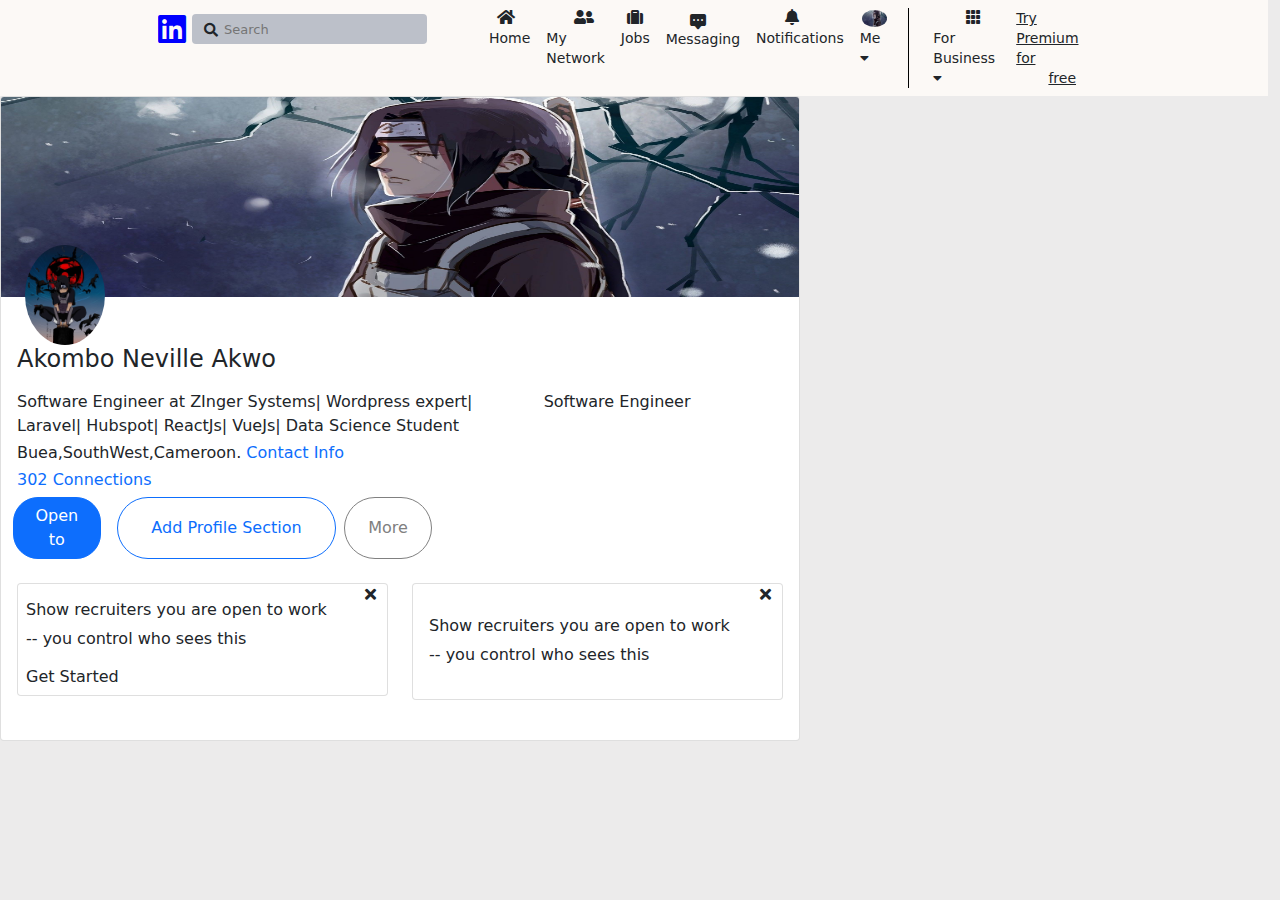
<file: index.html>
<!DOCTYPE html>
<html lang="en">
<head>
    <meta charset="UTF-8">
    <meta name="viewport" content="width=device-width, initial-scale=1.0">
    <title>Bootstrap demo</title>
    <link rel="stylesheet" href="./assets/fonts/css/all.css">
    <link rel="stylesheet" href="./assets/bootstrap/bootstrap-icons-1.10.5/font/bootstrap-icons.css">
    <link rel="stylesheet" href="./assets/bootstrap/css/bootstrap.min.css">
    <link rel="stylesheet" href="./assets/css/index.css">
</head>
<body>
    <!-- Navbar starts here -->
        <div class="row px-1 py-2 d-flex justify-content-center bg-white-smoke" style="width: 100%;">
            <div class="col-3">
                <div class="d-flex align-middle">
                    <i class="fab fa-linkedin fa-lg" style="color: blue; transform: scale(1.5); margin-top: .67em; margin-right: 6px;"></i> 
                    <div class="s-box mx-1">
                        <input type="search" class="" placeholder="Search">
                    <i class="fas fa-search fa-sm s-icon"></i>
                    </div>              
                    
                </div>
            </div>
            <div class="col-6">
                <div class="row">
                    <div class="d-flex" style="margin-right: 1em;">
                        <div class="d-block px-2" style="line-height: 20px;">
                            <p  style="margin-bottom: 0;">
                            <i class="fas fa-home" style="margin-left: .5em;"></i>
                            </p>
                            <p style="margin-bottom: 0; font-size: 14px;">Home</p>
                        </div>
                        <div class="d-block px-2" style="line-height: 20px;">
                            <p  style="margin-bottom: 0;">
                            <i class="fas fa-user-friends" style="margin-left: 1.7em;"></i>
                            </p>
                            <p style="margin-bottom: 0; font-size: 14px;">My Network</p>
                        </div>
                        <div class="d-block px-2" style="line-height: 20px;">
                            <p  style="margin-bottom: 0;">
                            <i class="fas fa-suitcase" style="margin-left: .38em;"></i>
                            </p>
                            <p style="margin-bottom: 0; font-size: 14px;">Jobs</p>
                        </div>
                        <div class="d-block px-2" style="line-height: 16px;     padding-top: 6px;">
                            <p  style="margin-bottom: 0;">
                            <i class="bi bi-chat-square-dots-fill" style="margin-left: 1.5em;"></i>
                            </p>
                            <p style="margin-bottom: 0; font-size: 14px;">Messaging</p>
                        </div>
                        <div class="d-block px-2" style="line-height: 20px;">
                            <p  style="margin-bottom: 0;">
                            <i class="fas fa-bell" style="margin-left: 1.8em;"></i>
                            </p>
                            <p style="margin-bottom: 0; font-size: 14px;">Notifications</p>
                        </div>
                        <div class="d-block px-2" style="line-height: 20px;">
                            <p  style="margin-bottom: 0;">
                            <img src="./assets/images/5870549.jpg" class="rounded-circle" alt="" width="25px" height="17px" style="margin-left: 2px;">
                            </p>
                            <p style="margin-bottom: 0; font-size: 14px;">Me <i
                                class="fas fa-caret-down"></i></p>
                        </div>
                    <!-- </div>
                    <div class="d-flex" style="border-left: 1px solid black; padding-left: 1em;"> -->
                        <div class="d-block " style="line-height: 20px; margin-left: .85em; border-left: 1px solid black; padding-left: 1.5em;
                        padding-right: 0.75em;">
                            <p  style="margin-bottom: 0;">
                            <i class="bi bi-grid-3x3-gap-fill" style="margin-left: 2em;"></i>
                            </p>
                            <p style="margin-bottom: 0; font-size: 14px;">For Business <i class="fas fa-caret-down"></i></p>
                        </div>
                        <div class="d-block px-2" style="line-height: 20px;">
                            <p  style="margin-bottom: 0; font-size: 14px; text-decoration: underline;">
                                Try Premium for
                            </p>
                            <p style="margin-bottom: 0; font-size: 14px; margin-left: 2.3em; text-decoration: underline;">free</p>
                        </div>
                    </div>
                </div>
                
            </div>
        </div>
        <!-- Navbar ends here -->
        <div class="col-3">
            <div class="card position-relative" style="width: 50rem;">  
                <img class="card-img-top w-100" src="./assets/images/5870549.jpg" alt="Card image cap"  height="200em">  
                <img src="./assets/images/HD-wallpaper-itachi-uchiha-kakashi-madara-mangekyo-sharingan-minato-sharingan.jpg" class="rounded-circle position-absolute" alt="" width="80px" style="top: 23%; left: 3%;">  
    
    
                <div class="card-body py-0" style="margin-top: 3em;">  
                    <h4 class="card-title">Akombo Neville Akwo</h4>    
                    <p class="card-text">
                        
                        <div class="row">
                            <div class="col-8">
                                Software Engineer at ZInger Systems| Wordpress expert| Laravel| Hubspot| ReactJs| VueJs| Data Science Student
                                <h6 style="font-weight: lighter; margin-top: 5px;">Buea,SouthWest,Cameroon. <span class="text-primary" style="font-weight: bolder;">Contact Info</span></h6>
                                <h6 class="text-primary">302 Connections</h6>
                                <div class="row">
                                    <button class="btn btn-primary col-2 mx-2" style=" border-top-left-radius: 25px; border-top-right-radius: 25px; border-bottom-left-radius: 25px; border-bottom-right-radius: 25px;">Open to</button>
                                    <button class="btn btn-primary col-5 mx-2 text-primary" style="border-radius: 50px; background-color: transparent; ">Add Profile Section</button>
                                    <button class="btn btn-light col-2 pmx-2" style="border-radius: 50px; border-color: gray; color: gray; background-color: transparent;">More</button>
                                </div>
                            </div>
                            <div class="col-4">
                                Software Engineer
                            </div>
                        </div>
                        <div class="row" style="margin-bottom: 0;">
                            <div class="col-6">
                                <div class="card my-4" >
                                    <i class="fas fa-times position-absolute" style="right: 3%; top: 2%;"></i>   
                                    <div class="card-body py-0 px-2">    
                                            
                                        <p class="card-text"><h6>Show recruiters you are open to work</h6> -- you control who sees this</p>    
                                        <h6>Get Started</h6>
                                         
                                    </div> 
                                </div>
                            </div>
                            <div class="col-6">
                                <div class="card my-4">  
                                    <i class="fas fa-times position-absolute" style="right: 3%; top: 2%;"></i>  
                                    <div class="card-body">        
                                        <p class="card-text"><h6>Show recruiters you are open to work</h6> -- you control who sees this</p>       
                                    </div> 
                                </div>
                            </div>
                        </div>
                    </p>      
            </div> 
        </div>
        </div>
       
       
    
    <script src="./assets/bootstrap/js/bootstrap.bundle.min.js"></script>
</body>
</html>
</file>
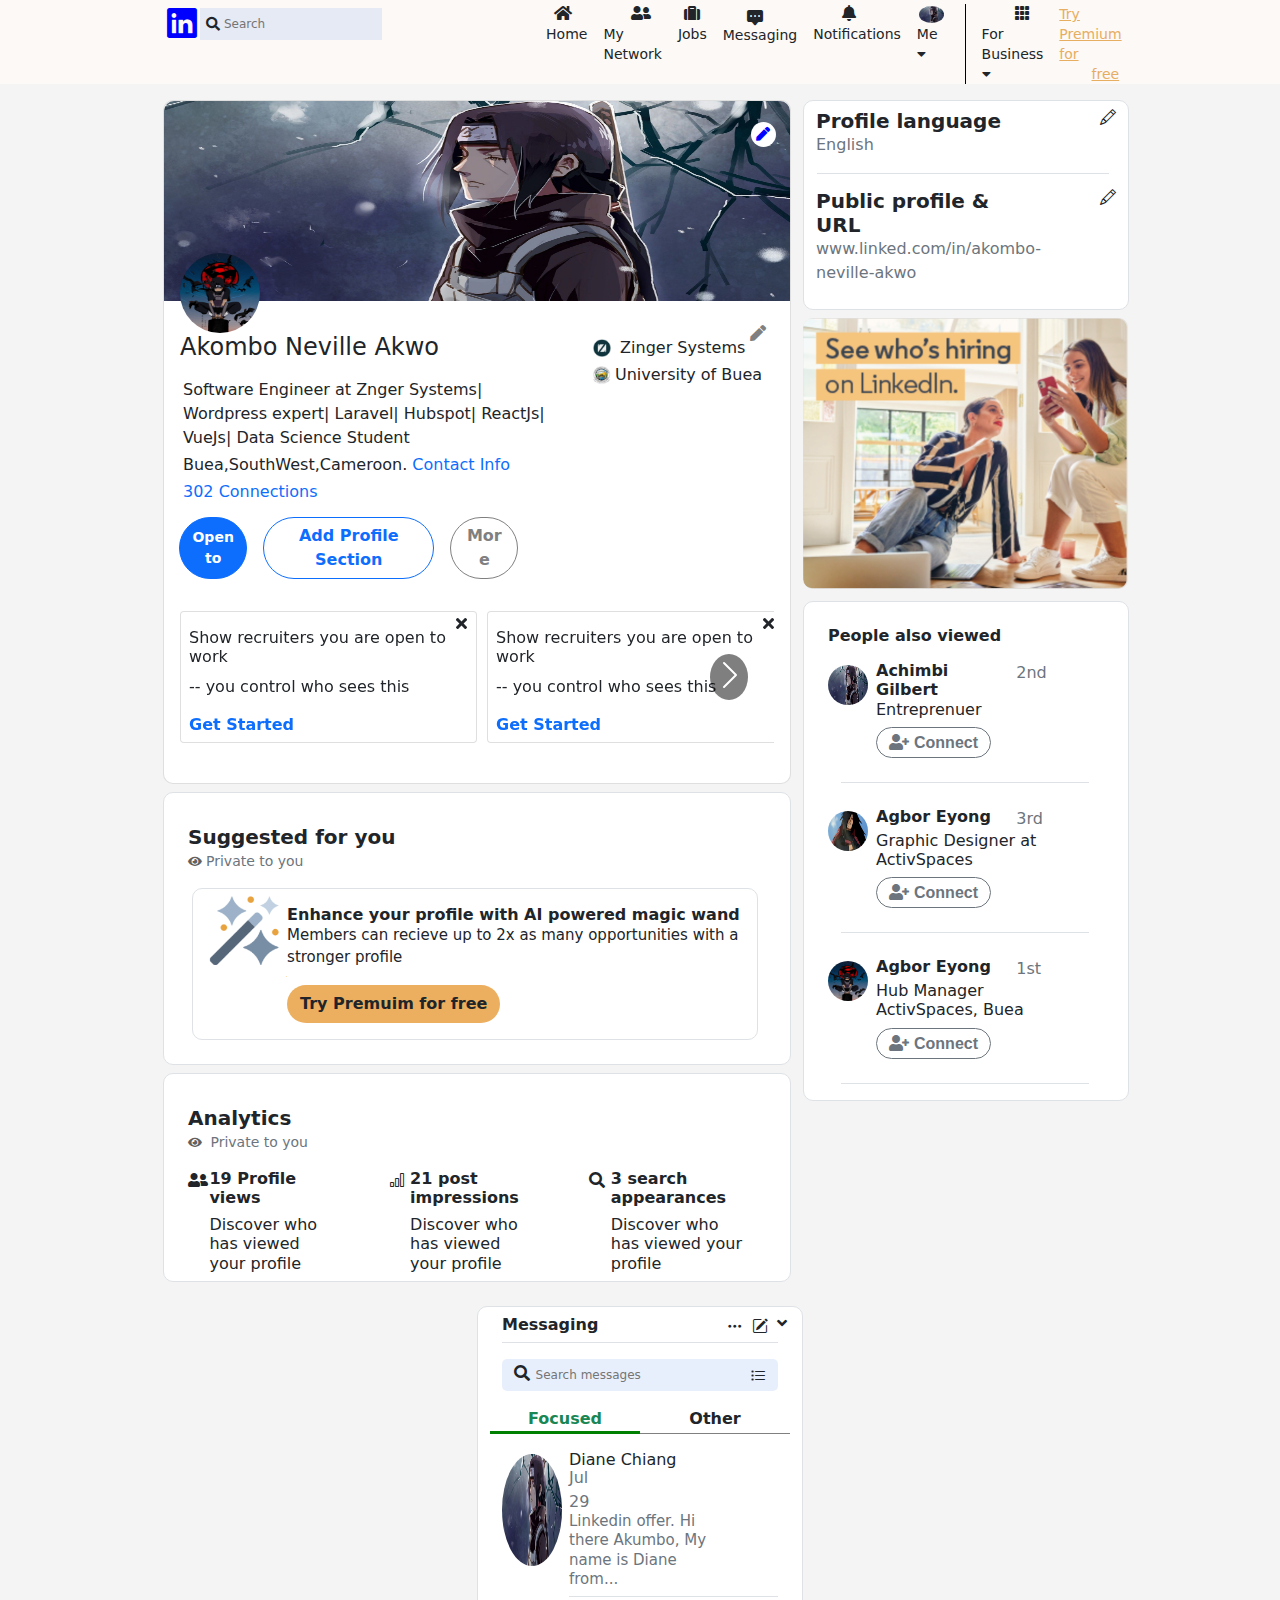
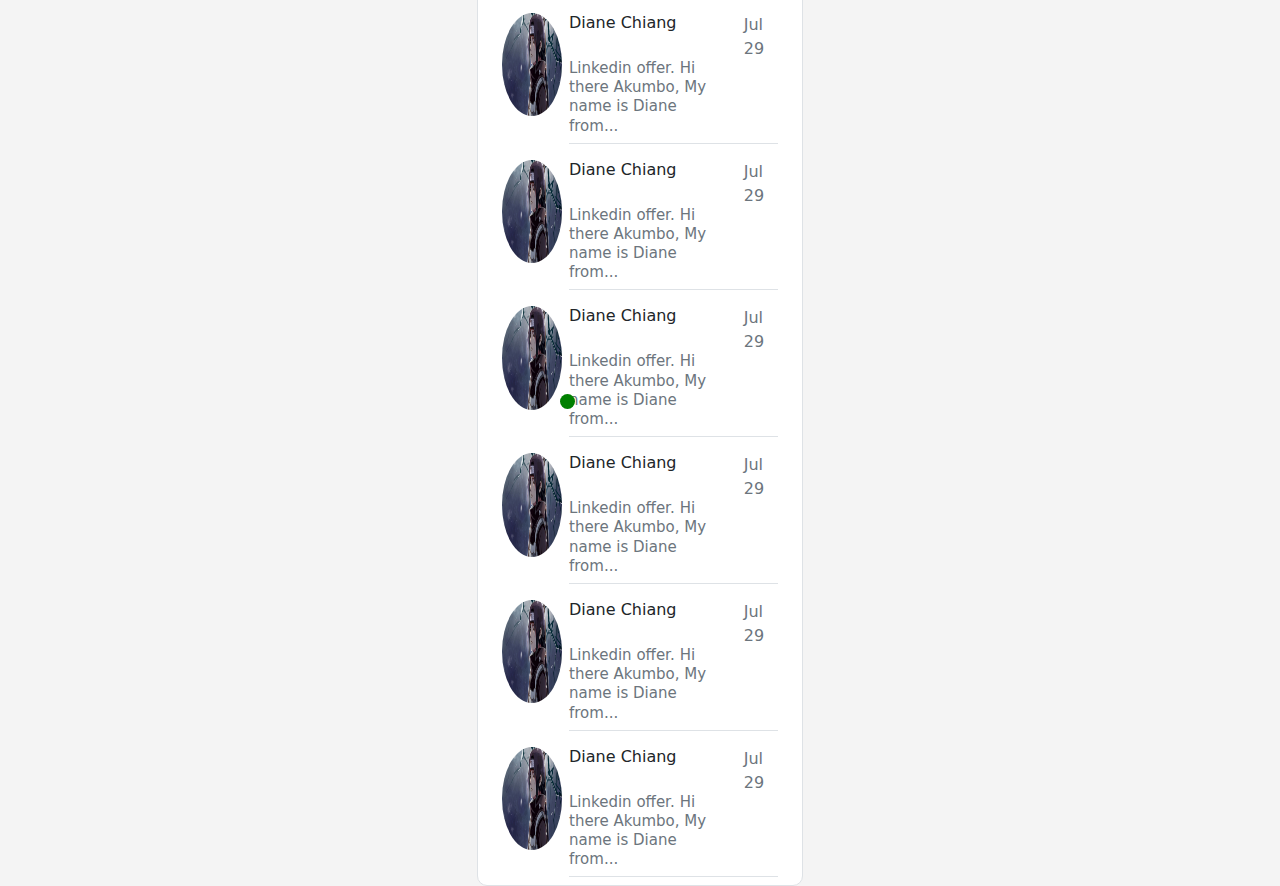
<file: test.html>
<!DOCTYPE html>
<html lang="en">
<head>
    <meta charset="UTF-8">
    <meta name="viewport" content="width=device-width, initial-scale=1.0">
    <title>Test</title>
    <link rel="stylesheet" href="./assets/bootstrap/css/bootstrap.min.css">
    <link rel="stylesheet" href="./assets/fonts/css/all.css">
    <link rel="stylesheet" href="./assets/bootstrap/bootstrap-icons-1.10.5/font/bootstrap-icons.css">
    <link rel="stylesheet" href="./assets/css/index2.css">
</head>
<body>
    <header >
        <div class="row justify-content-lg-center bg-white-smoke" >
            <!--style="width: 100vw;
            margin-left: 0;" -- this styling was for removing horizontal scroll bar but am going to remove from above div and use  overflow-x in the css instead  -->
                <div class="col-sm-9 col mx-md-4 px-md-4 px-lg-3 px-4">
                    <div class="row">
                        <div class="col-lg-3 col" style="padding-top: 8px;padding-bottom: 8px; ">
                            <div class="row px-1 justify-content-between">
                                <div class="col-sm-12 col-9 d-flex">
                                    <i class="bi bi-linkedin fa-lg" style="color: blue; transform: scale(1.4); margin-top: 6px;"></i> 
                                <!-- </div>
                                <div class="col-6"> -->
                                    <div class="position-relative" style="width: 90%; margin-left: 8px;">
                                        <input type="search" class="px-4 "  placeholder="Search" style="width: 100%;height: 32px; font-size: 12px; border: none;">
                                        <i class="fas fa-search fa-sm s-icon position-absolute" style="left: 3.1%; top: 28%;"></i>
                                    </div>
                                </div>            
                                <div class="col-3 d-sm-none d-flex justify-content-end">
                                    <i class="bi bi-chat-square-dots-fill d-sm-none"></i>
                                </div>
                            </div>
                        </div>
                        <div class="col-lg-9 d-none d-lg-block pt-1" style="padding-right: 0;"> <!--Added padding right:0 here for temporal fix-->
                            <div class="row justify-content-end px-2">
                                <div class="col-10 d-flex justify-content-end" style="padding-right: 0;"> <!--Added padding right:0 here for temporal fix-->
                                    <div class="d-block px-2" style="line-height: 20px;">
                                        <p  style="margin-bottom: 0;">
                                        <i class="fas fa-home" style="margin-left: .5em;"></i>
                                        </p>
                                        <p style="margin-bottom: 0; font-size: 14px;">Home</p>
                                    </div>
                                    <div class="d-block px-2" style="line-height: 20px;">
                                        <p  style="margin-bottom: 0;">
                                        <i class="fas fa-user-friends" style="margin-left: 1.7em;"></i>
                                        </p>
                                        <p style="margin-bottom: 0; font-size: 14px;">My Network</p>
                                    </div>
                                    <div class="d-block px-2" style="line-height: 20px;">
                                        <p  style="margin-bottom: 0;">
                                        <i class="fas fa-suitcase" style="margin-left: .38em;"></i>
                                        </p>
                                        <p style="margin-bottom: 0; font-size: 14px;">Jobs</p>
                                    </div>
                                    <div class="d-block px-2" style="line-height: 16px;     padding-top: 6px;">
                                        <p  style="margin-bottom: 0;">
                                        <i class="bi bi-chat-square-dots-fill" style="margin-left: 1.5em;"></i>
                                        </p>
                                        <p style="margin-bottom: 0; font-size: 14px;">Messaging</p>
                                    </div>
                                    <div class="d-block px-2" style="line-height: 20px;">
                                        <p  style="margin-bottom: 0;">
                                        <i class="fas fa-bell" style="margin-left: 1.8em;"></i>
                                        </p>
                                        <p style="margin-bottom: 0; font-size: 14px;">Notifications</p>
                                    </div>
                                    <div class="d-block px-2" style="line-height: 20px;">
                                        <p  style="margin-bottom: 0;">
                                        <img src="./assets/images/5870549.jpg" class="rounded-circle" alt="" width="25px" height="17px" style="margin-left: 2px;">
                                        </p>
                                        <p style="margin-bottom: 0; font-size: 14px;">Me <i
                                            class="fas fa-caret-down"></i></p>
                                    </div>
                                <!-- </div>
                                <div class="col-4 d-flex justify-content-end"> -->
                                    <div class="d-block " style="line-height: 20px; margin-left: .8em; border-left: 1px solid black; padding-left: 1em;
                                    padding-right: 0.75em;">
                                        <p  style="margin-bottom: 0;">
                                        <i class="bi bi-grid-3x3-gap-fill" style="margin-left: 2em;"></i>
                                        </p>
                                        <p style="margin-bottom: 0; font-size: 14px;">For Business <i class="fas fa-caret-down"></i></p>
                                    </div>
                                    <div class="d-block" style="line-height: 20px; color: rgb(231, 173, 97); padding-left: 0.25em; padding-right: 0.25em;"> <!--Removed px-2 and added inline pl of 0.25em and pr of 0-->
                                        <p  style="margin-bottom: 0; font-size: 14px; text-decoration: underline;">
                                            Try Premium for
                                        </p>
                                        <p style="margin-bottom: 0; font-size: 14px; margin-left: 2.3em; text-decoration: underline;">free</p>
                                    </div>
                                </div>
                              
        
                            </div>
                        </div>
                    </div>
                </div>
            </div>
    </header>
   
    <!-- Main content starts here -->
    
    <main class="">
        <div class="row d-flex justify-content-md-center"  > 
            <div class="col-lg-6 col-md-7 col my-3">
                <!--To add padding right 0 to div above-->
              
                    <div class="card position-relative col-md col" style="border-radius: 10px;">  
                        <img class="card-img-top " src="./assets/images/5870549.jpg" alt="Card image cap"  height="200px" style="border-top-left-radius: 10px; border-top-right-radius: 10px;">    
                        <img src="./assets/images/HD-wallpaper-itachi-uchiha-kakashi-madara-mangekyo-sharingan-minato-sharingan.jpg" class="rounded-circle position-absolute" alt="" width="80px" height="80px" style="top: 9.5em; left: 1em;">  
                        <i class="fas fa-pen fa-sm position-absolute" style="color: blue; right: 1em; top: 1.5em; padding-left: 5px; padding-top: 5px; background-color: white; background-position: center; width: 25px; height: 25px; border-radius: 50px;"></i>
                        <i class="fas fa-pen  position-absolute" style="color: gray; right: 1.5em; top: 14em;"></i>
            
                        <div class="card-body py-0" style="margin-top: 2em;">  
                            <h4 class="card-title">Akombo Neville Akwo</h4>    
                            <p class="card-text">
                                
                                <div class="row" style="padding-left: 3px;">
                                    <div class="col-md-8">
                                        Software Engineer at Znger Systems| Wordpress expert| Laravel| Hubspot| ReactJs| VueJs| Data Science Student
                                        <h6 style="font-weight: lighter; margin-top: 5px;">Buea,SouthWest,Cameroon. <span class="text-primary" style="font-weight: bolder;">Contact Info</span></h6>
                                        <h6 class="text-primary">302 Connections</h6>
                                        <div class="row ">
                                            <button class="btn btn-primary btn-sm col-lg-2 col-md-10 col-3 mx-2 my-md-2 my-sm-0 " style="border-radius: 50px; font-weight: bolder;">Open to</button>
                                            <button class="btn btn-primary col-lg-5 col-md-10 col-7 mx-2  my-md-2 my-sm-0 text-primary" style="border-radius: 50px; background-color: transparent; font-weight: bolder;">Add Profile Section</button>
                                            <button class="btn btn-light col-lg-2 col-md-10 col-4 mx-2  my-md-2 my-sm-0 my-2" style="border-radius: 50px; border-color: gray; color: gray; background-color: transparent; font-weight: bolder;">More</button>
                                        </div>
                                    </div>
                                    <div class="col-md-4 custom-ub">
                                        <h6><img src="./assets/images/zinger.png" class="img-fluid" alt="" width="22em" style="padding-right: 4px;"> Zinger Systems</h6>
                                        <h6><img src="./assets/images/ub.png" class="img-fluid" alt="" width="22em" style="padding-right: 4px;">University of Buea</h6>
                                    </div>
                                </div>
                                <div class="row" style="margin-bottom: 0;">
                                    <div class="col">
                                        <div id="carouselExampleCaptions" class="carousel slide" >
                                            <div class="carousel-inner">
                                              <div class="carousel-item active d-flex">
                                               <div class="card my-4 col-lg-6 col"  style="margin-right: 10px;">
                                                  <i class="fas fa-times position-absolute" style="right: 3%; top: 2%;"></i>   
                                                  <div class="card-body py-0 px-2">    
                                                          
                                                      <p class="card-text"><h6>Show recruiters you are open to work</h6> -- you control who sees this</p>    
                                                      <h6 class="text-primary" style="font-weight: bold;">Get Started</h6>
                                                       
                                                  </div> 
                                              </div>
                                              <div class="card my-4 col-6 d-none d-lg-block" >
                                                <i class="fas fa-times position-absolute" style="right: 3%; top: 2%;"></i>   
                                                <div class="card-body py-0 px-2">    
                                                        
                                                    <p class="card-text"><h6>Show recruiters you are open to work</h6> -- you control who sees this</p>    
                                                    <h6 class="text-primary" style="font-weight: bold;">Get Started</h6>
                                                     
                                                </div> 
                                            </div>
                                              </div>
                                              <div class="carousel-item" style="border-radius: 40px;">
                                                  <div class="card my-4" >
                                                      <i class="fas fa-times position-absolute" style="right: 3%; top: 2%;"></i>   
                                                      <div class="card-body py-0 px-2">    
                                                              
                                                          <p class="card-text d-flex"><span class="h6"> Show recruiters you are open to work </span> -- you control who sees this</p>    
                                                          <h6 class="text-primary" style="font-weight: bold;">Get Started</h6>
                                                           
                                                      </div> 
                                                  </div>
                                              </div>
                                            </div>
                                            <button class="carousel-control-next" type="button" data-bs-target="#carouselExampleCaptions" data-bs-slide="next">
                                              <div style="background-color: black; border-radius: 50%; padding: 2px;"><span class="carousel-control-next-icon" aria-hidden="true" style="    margin-top: 3px;margin-left: 2px;" ></span></div>
                                      
                                              <span class="visually-hidden">Next</span>
                                            </button>
                                          </div>
                                    </div>
                                    <!-- <div class="col-6">
                                        <div class="card my-4" >
                                            <i class="fas fa-times position-absolute" style="right: 3%; top: 2%;"></i>   
                                            <div class="card-body py-0 px-2">    
                                                    
                                                <p class="card-text"><h6>Show recruiters you are open to work</h6> -- you control who sees this</p>    
                                                <h6>Get Started</h6>
                                                 
                                            </div> 
                                        </div>
                                    </div>
                                    <div class="col-6">
                                        <div class="card my-4">  
                                            <i class="fas fa-times position-absolute" style="right: 3%; top: 2%;"></i>  
                                            <div class="card-body">        
                                                <p class="card-text"><h6>Show recruiters you are open to work</h6> -- you control who sees this</p>       
                                            </div> 
                                        </div>
                                    </div> -->
                                </div>
                            </p>      
                    </div> 
                    </div>
                    <div class="col border bg-white my-2 px-4" style="border-radius: 10px; padding-top: 2em; padding-bottom: 1.5em;">
                        <h5 style="font-weight: bold; margin-bottom: .1em;">Suggested for you</h5>
                        <p class="text-muted" style="font-size: 14px;">
                            <span class="fas fa-eye fa-sm" style="color: rgb(97, 97, 97); padding-right: 4px;"></span>Private to you</p>
                        <div class="row border mx-1" style="width: 98%; border-radius: 10px;">
                            <div class="col-2" style="padding-right: 0;">
                                <img src="./assets/images/wand.png" class="img-fluid" alt="">
                                
                            </div>    
                            <div class="card-body col-8" style="padding-left: 0;">    
                                <h4 class="h6 " style="font-weight: bold; margin-bottom: 0;">Enhance your profile with AI powered magic wand</h4>    
                                <p style="font-size: 15px; margin-top: 0;">Members can recieve up to 2x as many opportunities with a stronger profile</p>     
                                <a href="#" class="btn text-dark" style="border-radius: 50px; background-color: rgb(236, 175, 96); font-weight: bold;">Try Premuim for free</a>
                            </div> 
                        </div>
                    </div>
                    <div class="col border bg-white my-2 px-4" style="border-radius: 10px; padding-top: 2em;">
                        <h5 style="font-weight: bold; margin-bottom: .1em;">Analytics</h5>
                        <p class="text-muted" style="font-size: 14px;">
                        <span class="fas fa-eye fa-sm" style="color: rgb(97, 97, 97); padding-right: 4px;"></span>
                        Private to you</p>
                        <div class="row">
                            <div class="col-sm-4 col-6">
                                <div class="row">
                                    <div class="col-sm-2 col d-block" style="padding-right: 0;">
                                        <i class="fas fa-user-friends"></i>
                                    </div>
                                    <div class="col-8" style="padding-left: 0;">
                                        <h6 style="font-weight: bold;">19 Profile views</h6>
                                        <h6>Discover who has viewed your profile</h6>
                                    </div>
                                </div>
                            </div>
                            <div class="col-sm-4 col-6">
                                <div class="row">
                                    <div class="col-2" style="padding-right: 0;">
                                        <i class="bi bi-bar-chart"></i>
                                    </div>
                                    <div class="col-8" style="padding-left: 0;">
                                        <h6 style="font-weight: bold;">21 post impressions</h6>
                                        <h6>Discover who has viewed your profile</h6>
                                    </div>
                                </div>
                            </div>
                            <div class="col-sm-4 col-11">
                                <div class="row">
                                    <div class="col-2" style="padding-right: 0;">
                                        <i class="fas fa-search"></i>
                                    </div>
                                    <div class="col-9" style="padding-left: 0;">
                                        <h6 style="font-weight: bold;">3 search appearances</h6>
                                        <h6>Discover who has viewed your profile</h6>
                                    </div>
                                </div>
                            </div>
                        </div>
                    </div>
                
            </div>
            <div class="col-lg-3 col-md-4 col my-3 justify-content-end">
            <div class="row border bg-white  py-2" style="width: unset;border-radius: 10px;">
                <div class="col d-flex">
                    <h5 class="col-8" style="font-weight: bolder; margin-bottom: 0;">Profile language</h5>
                    <i class="bi bi-pencil col-4 d-flex justify-content-end align-bottom"></i>
                </div>
                <p class="col-10 text-muted ">English</p>
                <div class="border-bottom ml-2 " style="width: 90%; margin-left: 13px;">

                </div>
                <div class="col d-flex" style="margin-top: 15px;">
                    <h5 class="col-8" style="font-weight: bolder; margin-bottom: 0;">Public profile &amp; URL </h5>
                    <i class="bi bi-pencil col-4 d-flex justify-content-end align-bottom"></i>
                </div>
                <p class="col-10 text-muted ">www.linked.com/in/akombo-neville-akwo</p>
            </div>
            <div class="row justify-content-md-start justify-content-center py-2">
                <div class="col " style="display: contents;">
                    <img src="./assets/images/linkedin.png" class="img-fluid" alt="" width="" style="border-radius: 10px;">
                </div>
            </div>
            <div class="row border bg-white my-1" style="width: unset; border-radius: 10px;">
                <div class="col px-4" style="padding-top: 1.5em; padding-left: 2em;">
                    <h6 style="font-weight: bolder;">People also viewed</h6>
                    <div class="row py-2">
                        <div class="col-3" style="padding-right: 0; width: 20%;">
                            <img src="./assets/images/5870549.jpg" class="img-fluid rounded-circle t" alt="" height="10px" style="margin-top: 0.25em;">
                        </div>
                        <div class="col-7 justify-content-between" style="padding-left: 0;">
                            <div class="row justify-content-between">
                                <span class="col-9 h6" style="font-weight: bold; margin-bottom: 0;">Achimbi Gilbert </span> <span class="col-3 text-muted"> 2nd</span>

                            </div>
                            <h6>Entreprenuer</h6>
                            <button type="button" class="btn btn-outline-secondary fas fa-user-plus " style="border-radius: 50px; font-weight: bold;"><span style="font-family: Arial, Helvetica, sans-serif; padding-left: 5px;">Connect</span></button>
                        </div>

                    </div>
                    <div class="border-bottom ml-2 my-3" style="width: 90%; margin-left: 13px; ">

                    </div>
                    <div class="row py-2">
                        <div class="col-3" style="padding-right: 0; width: 20%;">
                            <img src="./assets/images/desktop-wallpaper-uchiha-madara-high-quality-1920x1080-for-your-mobile-tablet-madara-uchiha-computer.jpg" class="img-fluid rounded-circle t" alt="" height="10px" style="margin-top: 0.25em;">
                        </div>
                        <div class="col-7 justify-content-between" style="padding-left: 0;">
                            <div class="row justify-content-between">
                                <span class="col-9 h6" style="font-weight: bold; margin-bottom: 0;">Agbor Eyong </span> <span class="col-3 text-muted"> 3rd</span>

                            </div>
                            <h6>Graphic Designer at ActivSpaces</h6>
                            <button type="button" class="btn btn-outline-secondary fas fa-user-plus " style="border-radius: 50px; font-weight: bold;"><span style="font-family: Arial, Helvetica, sans-serif; padding-left: 5px;">Connect</span></button>
                        </div>

                    </div>
                    <div class="border-bottom ml-2 my-3" style="width: 90%; margin-left: 13px; ">

                    </div>
                    <div class="row py-2">
                        <div class="col-3" style="padding-right: 0; width: 20%;">
                            <img src="./assets/images/HD-wallpaper-itachi-uchiha-kakashi-madara-mangekyo-sharingan-minato-sharingan.jpg" class="img-fluid rounded-circle t" alt="" height="10px" style="margin-top: 0.25em;">
                        </div>
                        <div class="col-7 justify-content-between" style="padding-left: 0;">
                            <div class="row justify-content-between">
                                <span class="col-9 h6" style="font-weight: bold; margin-bottom: 0;">Agbor Eyong </span> <span class="col-3 text-muted"> 1st</span>

                            </div>
                            <h6>Hub Manager ActivSpaces, Buea</h6>
                            <button type="button" class="btn btn-outline-secondary fas fa-user-plus " style="border-radius: 50px; font-weight: bold;"><span style="font-family: Arial, Helvetica, sans-serif; padding-left: 5px;">Connect</span></button>
                        </div>

                    </div>
                    <div class="border-bottom ml-2 my-3" style="width: 90%; margin-left: 13px; ">

                    </div>
                </div>
            </div>
            </div>   
        </div>
        <div class="row justify-content-center justify-content-md-center beri">
            <div class="col-xl-3 col-md-11 cust-col-md-4 col border  bg-white px-4 py-2" style="border-radius: 10px;">
                <div class="row d-flex">
                    <h6 class="col-9" style="font-weight: bold;">Messaging</h6>
                    <i class="bi bi-three-dots col-1"></i>
                    <i class="bi bi-pencil-square col-1"></i>
                    <!-- <i class="bi bi-pencil-square"></i> -->
                    <i class="fas fa-angle-down col-1"></i>
                </div>
                <div class="border-bottom">

                </div>
                <div class="row my-3">
                    <div class="col position-relative">
                        <input type="search" class=" "  placeholder="Search messages" style="padding-left: 2.8em; width: 100%;height: 32px; font-size: 12px; border: none; border-radius: 5px;">
                        <i class="fas fa-search position-absolute" style="left: 1.5em; top: .35em;"></i>
                        <i class="bi bi-list-task position-absolute" style="right: 1.5em; top: .35em;"></i>
                        
                    </div>
                </div>
                <div class="row">
                    <div class="col-6 d-flex justify-content-center  text-success" style="border-color: green; border-bottom: 3px solid green; font-weight: bold;">
                        Focused
                    </div>
                    <div class="col-6 d-flex justify-content-center" style="font-weight: bold;  border-bottom: 1px solid gray;">
                        Other
                    </div>
                </div>
               
                <div class="row" style="margin-top: 1em;">
                    <div class="col-3 " style="margin-top: 4px; padding-right: 0;">
                        <img src="./assets/images/5870549.jpg" class=" rounded-circle" alt="" width="95%" height="78%">
                    </div>
                    <div class="col-9" style="padding-left: 4px;">
                        <div class="row">
                            <h6 class="col-10" style="margin-bottom: -3px;">Diane Chiang</h6>
                            <p class="col-3 text-muted"  style="margin-bottom: -3px;">Jul 29</p>
                        </div>
                        <h6 class="col-9"><span class="text-muted" style=" font-size:15px ;">Linkedin offer.</span> <span class="text-muted" style="font-weight: lighter; font-size: 15px;"> Hi there Akumbo, My name is Diane from...</span></h6>
                        <div class="col border-bottom"></div>
                    </div>
                </div>
                <div class="row" style="margin-top: 1em;">
                    <div class="col-3 " style=" padding-right: 0;">
                        <img src="./assets/images/5870549.jpg" class=" rounded-circle" alt="" width="95%" height="79%">
                    </div>
                    <div class="col-9" style="padding-left: 4px;">
                        <div class="row">
                            <h6 class="col-9" style="margin-bottom: -3px;">Diane Chiang</h6>
                            <p class="col-3 text-muted"  style="margin-bottom: -3px;">Jul 29</p>
                        </div>
                        <h6 class="col-9"><span class="text-muted" style=" font-size:15px ;">Linkedin offer.</span> <span class="text-muted" style="font-weight: lighter; font-size: 15px;"> Hi there Akumbo, My name is Diane from...</span></h6>
                        <div class="col border-bottom"></div>
                    </div>
                </div>
                <div class="row" style="margin-top: 1em;">
                    <div class="col-3 " style=" padding-right: 0;">
                        <img src="./assets/images/5870549.jpg" class=" rounded-circle" alt="" width="95%" height="79%">
                    </div>
                    <div class="col-9" style="padding-left: 4px;">
                        <div class="row">
                            <h6 class="col-9" style="margin-bottom: -3px;">Diane Chiang</h6>
                            <p class="col-3 text-muted"  style="margin-bottom: -3px;">Jul 29</p>
                        </div>
                        <h6 class="col-9"><span class="text-muted" style=" font-size:15px ;">Linkedin offer.</span> <span class="text-muted" style="font-weight: lighter; font-size: 15px;"> Hi there Akumbo, My name is Diane from...</span></h6>
                        <div class="col border-bottom"></div>
                    </div>
                </div> 
                <div class="row" style="margin-top: 1em;">
                    <div class="col-3 " style=" padding-right: 0;">
                        <img src="./assets/images/5870549.jpg" class=" rounded-circle position-relative" alt="" width="95%" height="79%">
                        <div class="position-relative" style="width: 15px; height: 15px; background-color: green; border-radius: 50px; left: 3.6em; bottom: 1em;"></div>
                    </div>
                    <div class="col-9" style="padding-left: 4px;">
                        <div class="row">
                            <h6 class="col-9" style="margin-bottom: -3px;">Diane Chiang</h6>
                            <p class="col-3 text-muted"  style="margin-bottom: -3px;">Jul 29</p>
                        </div>
                        <h6 class="col-9"><span class="text-muted" style=" font-size:15px ;">Linkedin offer.</span> <span class="text-muted" style="font-weight: lighter; font-size: 15px;"> Hi there Akumbo, My name is Diane from...</span></h6>
                        <div class="col border-bottom"></div>
                    </div>
                </div> 
                <div class="row" style="margin-top: 1em;">
                    <div class="col-3 " style=" padding-right: 0;">
                        <img src="./assets/images/5870549.jpg" class=" rounded-circle" alt="" width="95%" height="79%">
                    </div>
                    <div class="col-9" style="padding-left: 4px;">
                        <div class="row">
                            <h6 class="col-9" style="margin-bottom: -3px;">Diane Chiang</h6>
                            <p class="col-3 text-muted"  style="margin-bottom: -3px;">Jul 29</p>
                        </div>
                        <h6 class="col-9"><span class="text-muted" style=" font-size:15px ;">Linkedin offer.</span> <span class="text-muted" style="font-weight: lighter; font-size: 15px;"> Hi there Akumbo, My name is Diane from...</span></h6>
                        <div class="col border-bottom"></div>
                    </div>
                </div> 
                <div class="row" style="margin-top: 1em;">
                    <div class="col-3 " style=" padding-right: 0;">
                        <img src="./assets/images/5870549.jpg" class=" rounded-circle" alt="" width="95%" height="79%">
                    </div>
                    <div class="col-9" style="padding-left: 4px;">
                        <div class="row">
                            <h6 class="col-9" style="margin-bottom: -3px;">Diane Chiang</h6>
                            <p class="col-3 text-muted"  style="margin-bottom: -3px;">Jul 29</p>
                        </div>
                        <h6 class="col-9"><span class="text-muted" style=" font-size:15px ;">Linkedin offer.</span> <span class="text-muted" style="font-weight: lighter; font-size: 15px;"> Hi there Akumbo, My name is Diane from...</span></h6>
                        <div class="col border-bottom"></div>
                    </div>
                </div> 
                <div class="row" style="margin-top: 1em;">
                    <div class="col-3 " style=" padding-right: 0;">
                        <img src="./assets/images/5870549.jpg" class=" rounded-circle" alt="" width="95%" height="79%">
                    </div>
                    <div class="col-9" style="padding-left: 4px;">
                        <div class="row">
                            <h6 class="col-9" style="margin-bottom: -3px;">Diane Chiang</h6>
                            <p class="col-3 text-muted"  style="margin-bottom: -3px;">Jul 29</p>
                        </div>
                        <h6 class="col-9"><span class="text-muted" style=" font-size:15px ;">Linkedin offer.</span> <span class="text-muted" style="font-weight: lighter; font-size: 15px;"> Hi there Akumbo, My name is Diane from...</span></h6>
                        <div class="col border-bottom"></div>
                    </div>
                </div>
            </div>
        </div>



    
    
        
    </main>

    <script src="./assets/bootstrap/js/bootstrap.bundle.js"></script>
</body>
</html>
</file>
<file: assets/css/index.css>
body{
    background-color: rgb(236, 235, 235);
}
.bg-white-smoke{
    background-color:rgb(252, 249, 246);
}
.s-box{
    position: relative;
    width: 80%;
}
.s-icon{
    position: absolute;
    left: 12px;
    top: 15px;
}
input[type='search']{
    padding-left: 32px;
    font-size: small;
    height: 30px;
    width: 100%;
    margin-top: 6px;
    border: none;
    background-color: rgb(188, 192, 201);
    border-radius: 4px;
}
.cust-nav-1{
    display: flex;
}
.cust-nav-2{
    display: flex;
}
.below-nav{
    width: 70%;
}
</file>
<file: assets/css/index2.css>
body{
    /* background-color: rgb(236, 235, 235); */
    background-color: rgb(219, 218, 218,0.3);
    /* overflow-x:hidden ; */
}
.bg-white-smoke{
    background-color:rgb(252, 249, 246);

}
input[type='search']{
    background-color: rgb(100, 149, 237,0.15);
}
.col-sm-6{
    width: 54%;
}
.col-sm-3{
    width: 22%;
}
.t{
    height: 40px;
    width: 40px;
}
@media (width>=768px){
    .custom-ub{
        transform: translateY(-2.5em);
    }
}
@media (width>=1900px){
    .beri{
        /* width: 30%; */
       /* float:; */
    }
}
</file>
